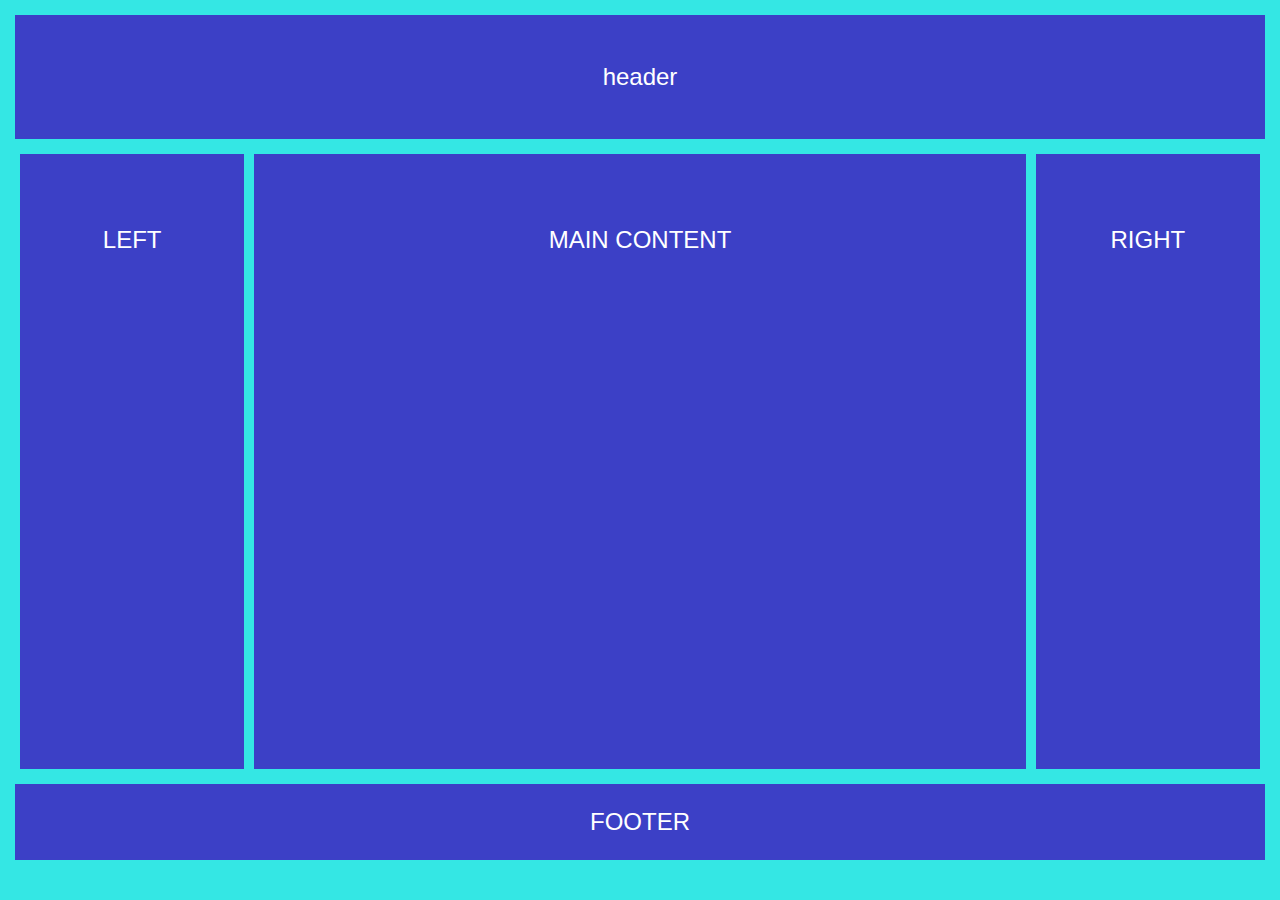
<file: templates/index2.html>
<!DOCTYPE html>
<html lang="en">
<head>
    <meta charset="UTF-8">
    <meta name="viewport" content="width=device-width, initial-scale=1.0">
    <title>Document</title>
</head>
<body>
    <style>
        *{
            margin: 5px;
            box-sizing: border-box;
        }
        body{
            height: 95vh;
            background: #34e7e4;
            font-family: sans-serif;
            text-align: center;
            color: white;
            font-size: 24px;
            display: flex;
            flex-direction: column;
        }
        header{
            background: #3c40c6;
            padding: 2em 0 2em 0;
        }
        .main{
            display: flex;
            flex: 1;
        }
        .left{
            background: #3c40c6;
            padding: 3em 0 3em 0;
            flex: 1 1 100px;
        }
        main{
            background: #3c40c6;
            padding: 3em 0 3em 0;
            flex: 5 5 150px;
        }
        .right{
            background: #3c40c6;
            padding: 3em 0 3em 0;
            flex: 1 1 100px;
        }
        footer{
            background: #3c40c6;
            padding: 1em 0 1em 0;
        }
        @media all and (max-width:550px){
            .main{
                flex-direction: column;
            }
            main{
                padding: 5em 0 5em 0;
            }
        }
    </style>
    <header>
        header
    </header>
    <div class="main">
        <aside class="left">
            LEFT
        </aside>
        <main>
            MAIN CONTENT
        </main>
        <aside class="right">
            RIGHT
        </aside>
    </div>
    <footer>
        FOOTER
    </footer>
</body>
</html>
</file>
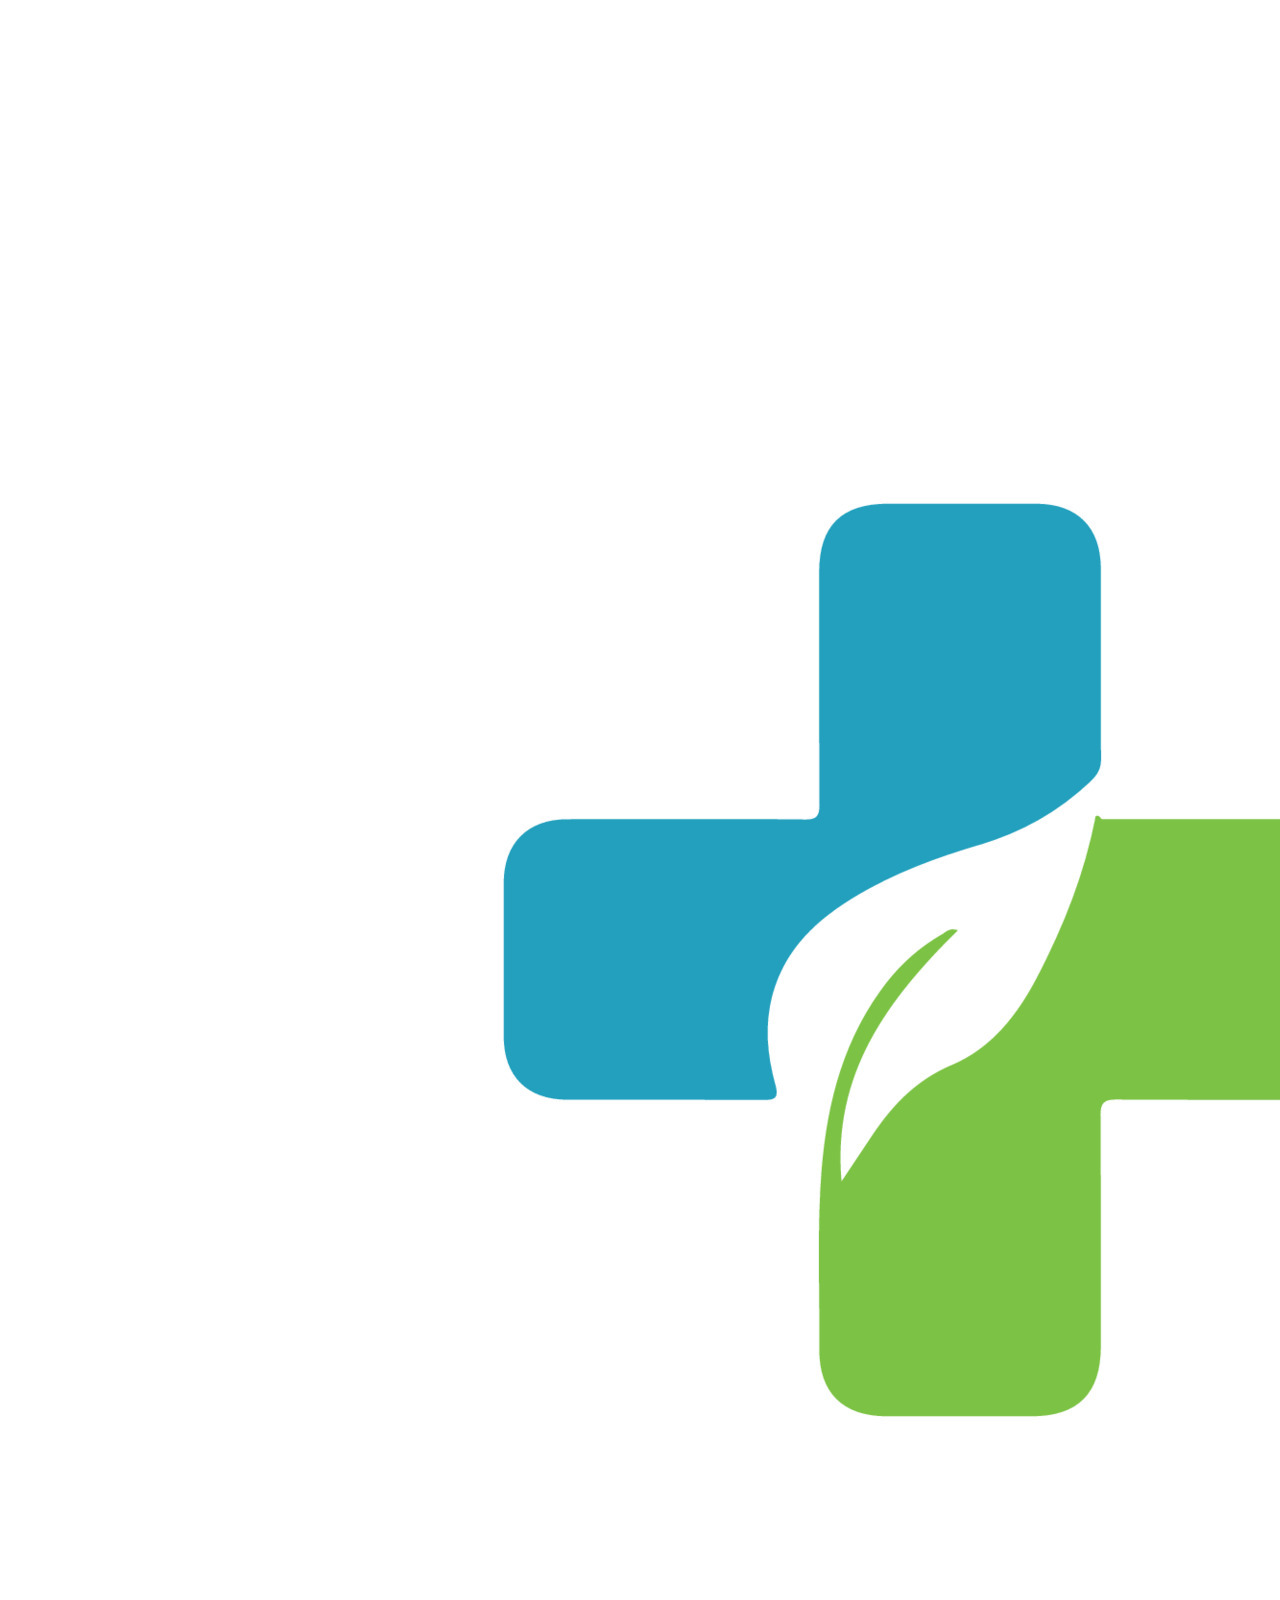
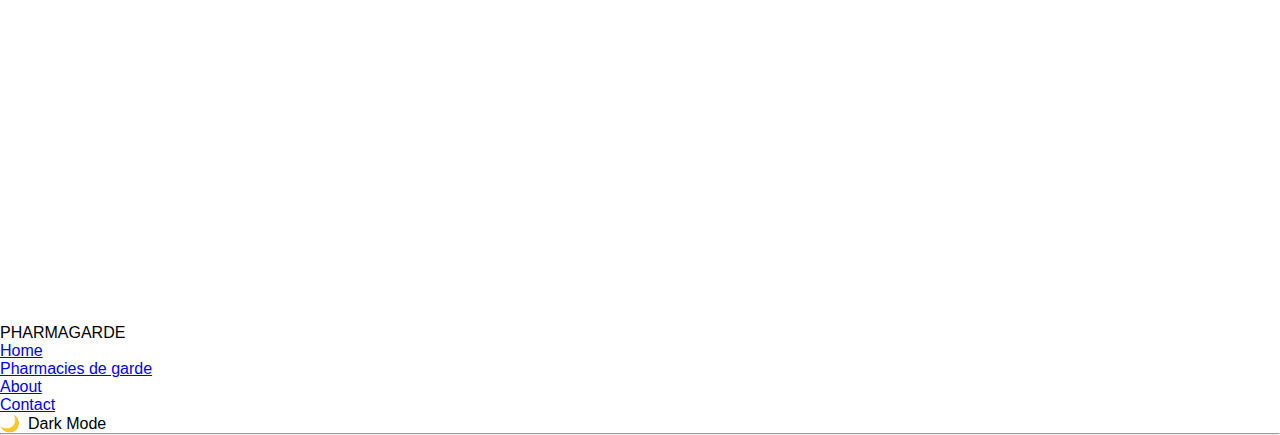
<file: templates/test.html>
<!DOCTYPE html>
<html lang="en">
<head>
    <meta charset="UTF-8">
    <meta name="viewport" content="width=device-width, initial-scale=1.0">
    <link rel="stylesheet" href="/static/css/style.css">
    <title>PHARMAGARDE</title>
</head>
<body>
    <div id="navbar">
        <div class="logo">
            <div>
                <img src="/static/images/logo.jpg" >
            </div>
            <div class="logo-text">
                PHARMAGARDE
            </div>
        </div>
        <div>
            <ul>
                <li class="nav-item"><a href="#">Home</a></li>
                <li class="nav-item"><a href="{{ url_for('map') }}" >Pharmacies de garde</a></li>
                <li class="nav-item"><a href="#">About</a></li>
                <li class="nav-item"><a href="#">Contact</a></li>
                <li><button id="theme-toggle" class="theme-toggle"><span id="theme-icon">🌙</span> <span id="theme-text">Dark Mode</span></button></li>
            </ul>
        </div>
    </div>
    <hr>

    <div id="map-container">
        <div id="map"></div>
    </div>
    <script src="/static/js/app.js"></script>
</body>
</html>
</file>
<file: static/css/style.css>
/* Add the updated CSS here */
* {
    margin: 0;
    padding: 0;
    box-sizing: border-box;
}
body {
    display: flex;
    flex-direction: column;
    font-family: Arial, sans-serif;
    height: 100vh;
    margin: 0;
}
header {
    background-color: #2b983f;
    position: fixed;
    width: 100%;
    z-index: 1000;
    padding: 10px 20px;
    display: flex;
    justify-content: space-between;
    align-items: center;
}
header .logo {
    display: flex;
    align-items: center;
    font-size: 24px;
    font-weight: bold;
}
header .logo img {
    width: 50px;
    height: 50px;
    margin-right: 10px;
    margin-left: 10px;
    border: 2px solid white;
    border-radius: 30px;
}
header ul {
    list-style-type: none;
    display: flex;
    align-items: center;
}
header li {
    padding: 14px 20px;
    position: relative;
}
header a {
    color: black;
    text-decoration: none;
    font-size: 18px;
    transition: color 0.3s;
}
header a:hover {
    color: white;
}
header li.nav-item::after {
    content: '';
    position: absolute;
    left: 0;
    right: 0;
    bottom: 0;
    height: 2px;
    background-color: white;
    transform: scaleX(0);
    transition: transform 0.3s ease;
}
header li.nav-item:hover::after {
    transform: scaleX(1);
}
#content {
    display: flex;
    flex-direction: column;
    flex: 1;
    margin-top: 60px;
}
.main {
    display: flex;
    flex-direction: column;
    flex: 1;
    margin: 10px;
}
main {
    background: white; /* Light mode background */
    padding: 3em 0;
    flex: 5 5 150px;
    color: black; /* Light mode text color */
    text-align: center;
    display: flex;
    flex-direction: column;
    align-items: center;
}
footer {
    background: #28a745;
    padding: 1em 0;
    color: black;
}
.footer-content {
    max-width: 800px;
    padding: 20px;
}
.footer-section {
    margin-bottom: 20px;
}
.footer-section h2 {
    margin-bottom: 10px;
    text-align: left;
}
.footer-section p {
    line-height: 1.6;
    text-align: left;
}
.footer-contact-info {
    display: flex;
    flex-direction: column;
    align-items: flex-start;
    margin-left: 20px;
}
@media all and (max-width: 550px) {
    .main {
        flex-direction: column;
    }
    main {
        padding: 5em 0;
    }
}
#map-container {
    width: 100%;
    height: 600px;
    display: flex;
    align-items: center;
}
#map {
    width: 100%;
    height: 100%;
    max-width: 1500px;
}
.info-window {
    font-family: Arial, sans-serif;
    line-height: 1.5;
    max-width: 300px;
}
.info-window strong {
    display: block;
    font-size: 16px;
    margin-bottom: 8px;
}
.info-window img {
    width: 100%;
    height: auto;
    margin-bottom: 8px;
}
.info-window .phone {
    margin-bottom: 8px;
    color: #555;
}
.info-window button {
    display: inline-block;
    padding: 8px 12px;
    background-color: #4285F4;
    color: white;
    border: none;
    border-radius: 4px;
    cursor: pointer;
    text-align: center;
}
.info-window button:hover {
    background-color: #357AE8;
}
.theme-toggle {
    background: none;
    border: none;
    color: inherit;
    font: inherit;
    cursor: pointer;
    display: flex;
    align-items: center;
}
.theme-toggle #theme-icon {
    margin-right: 8px;
}
body.dark-mode {
    background-color: #121212;
    color: white;
}
body.dark-mode header a {
    color: white;
}
body.dark-mode header a:hover {
    color: black;
}
body.dark-mode .logo-text {
    color: white;
}
body.dark-mode #map {
    filter: invert(90%);
}
#video-emsi {
    width: 500px;
    height: 250px;
    text-align: left;
}
#EMSI-LOGO aside img {
    width: 100%;
    height: auto;
    margin-bottom: 20px;
}
body.dark-mode main {
    background-color: #121212; /* Dark mode background */
    color: white; /* Dark mode text color */
}
#video-emsi {
    width: 500px;
    height: 250px;
    text-align: left;
}
#EMSI-LOGO {
    display: flex;
    flex-direction: row;
    justify-content: space-between;
    align-items: flex-start;
    width: 100%;
    border: 2px solid #2b983f;
    padding: 10px;
    margin: 20px 0;
    border-radius: 10px;
    background-color: white; /* Light mode background */
    color: black; /* Light mode text color */
}
body.dark-mode #EMSI-LOGO {
    background-color: #121212; /* Dark mode background */
    color: white; /* Dark mode text color */
}
#EMSI-LOGO video {
    width: 60%;
    height: 430px;
    filter: none; /* Remove filter in dark mode */
}
#EMSI-LOGO aside {
    width: 35%;
    padding-left: 20px;
    background-color: white; /* Light mode background */
    color: black; /* Light mode text color */
    margin-top: 20px; /* Adjust margin as needed */
}
body.dark-mode #EMSI-LOGO aside {
    background-color: #121212; /* Dark mode background */
    color: white; /* Dark mode text color */
}
aside img {
    width: 100%;
    height: auto;
}
#ABOUT-US{
    
    display: flex;
    flex-direction: row;
    justify-content: space-between;
    align-items: flex-start;
    width: 100%;
    border: 2px solid #2b983f;
    padding: 10px;
    margin: 20px 0;
    border-radius: 10px;
    background-color: white; /* Light mode background */
    color: black; /* Light mode text color */
}
#ABOUT-US aside{
    width: 80%;
    padding-left: 20px;
    background-color: white; /* Light mode background */
    color: black; /* Light mode text color */
    margin-top: 20px;
    margin-right: 30px;
}
@import url('https://fonts.googleapis.com/css2?family=Roboto:wght@400;700&display=swap');
#ABOUT-US aside p{
    text-align: left;
    font-size: 1.5em;
    font-family: 'Roboto', sans-serif;
    font-weight: bold;
    color: white;
    background-color: #28a745;
    border: 2px solid #28a745;
    border-radius:  10px; ;
    width: 700px ;
    margin-left: 50px;
    padding: 5px;

}
#ABOUT-US aside h1{
    text-align: right;
    font-size: 2em;
}
#ABOUT-US img{
    width: 100%;
    height: 430px;
    filter: none;
    max-width: 600px;
}

#reviews-section {
    margin: 20px 0;
    padding: 20px;
    border: 2px solid #2b983f;
    border-radius: 10px;
    background-color: #f9f9f9;
    color: #333;
    width: 100%;
    max-width: 1000px;
    margin-left: auto;
    margin-right: auto;
}

#reviews-section h2 {
    font-size: 2em;
    color: gray;
    margin-bottom: 20px;
    text-align: center;
}

#stars {
    display: flex;
    justify-content: center;
    align-items: center;
    margin-bottom: 20px;
}

#stars label {
    font-size: 1.2em;
    font-weight: bold;
    color: black;
    margin-right: 10px; /* Adds space between the label and stars */
}
.star {
    font-size: 2em;
    cursor: pointer;
    color: #ddd;
}

.star:hover,
.star.selected {
    color: #ffd700;
}

#user-name,
#user-email,
#review-text {
    width: 100%;
    padding: 10px;
    border: 2px solid #2b983f;
    border-radius: 10px;
    font-size: 1em;
    margin-bottom: 20px;
    display: block;
    margin: 10px;
}

#review-text {
    height: 100px;
    resize: none;
}

#submit-review {
    display: block;
    width: 100%;
    padding: 10px;
    background-color: #2b983f;
    color: white;
    border: none;
    border-radius: 10px;
    font-size: 1em;
    cursor: pointer;
}

#submit-review:hover {
    background-color: #237a2d;
}

#reviews-container {
    margin-top: 20px;
}

.review {
    border-top: 1px solid #ddd;
    padding: 10px 0;
}

.review .stars {
    color: #ffd700;
}

.review p {
    margin: 10px 0 0;
}

@media all and (max-width: 550px) {
    .main {
        flex-direction: column;
    }
    main {
        padding: 5em 0;
    }
}
h3 {
    font-size: 2em;
    color: #2b983f;
    text-transform: uppercase;
}
#medication-section {
    display: flex;
    flex-direction: column;
    align-items: center; /* Center the section content horizontally */
    width: 100%;
    margin-top: 20px;
}

#medication-section h1 {
    width: 100%;
    text-align: center;
    margin: 20px;
}

.search-container {
position: relative;
width: 100%;
max-width: 1000px; /* You can adjust this value as needed */
}

#search-bar {
width: 100%;
height: 50px; /* Increase the height */
padding-right: 90px; /* Adjust to accommodate the button */
box-sizing: border-box; /* Ensures padding is included in width/height */
font-size: 18px; /* Make the text inside the input larger */
border: 2px solid#2b983f;
border-radius: 15px;
padding-left: 10px;
}

#search-button {
position: absolute;
right: 0;
top: 0;
height: 50px; /* Same as input height */
width: 90px; /* Adjust the width to your liking */
border: none;
background-color: #2b983f; /* Button background color */
color: white; /* Button text color */
font-size: 16px;
cursor: pointer;
border-radius: 15px;
}

#search-button:hover {
    background-color: #237a2d;
}

#medication-table-container {
    max-height: 400px; /* Adjust the height as needed */
    overflow-y: auto;
    margin-top: 20px;
    border: 1px solid #ddd; /* Add a border for better visibility */
    width: 100%; /* Ensure the container takes full width */
}

#medication-table {
    width: 100%;
    border-collapse: collapse;
}

#medication-table thead th {
    position: sticky;
    top: 0;
    background-color: #28a745;
    z-index: 1;
    border: 1px solid #ddd;
    padding: 8px;
    text-align: left;
}

#medication-table th, #medication-table td {
    border: 1px solid #ddd;
    padding: 8px;
    text-align: left;
}

#medication-table button {
    padding: 5px 10px;
    background-color: #28a745;
    border-radius: 10px;
    color: white;
    border: none;
    cursor: pointer;
}

#medication-table button:hover {
    background-color: #218838;
}
.dropdown-content {
    display: none;
    position: absolute;
    background-color: white;
    box-shadow: 0px 8px 16px 0px rgba(0,0,0,0.2);
    z-index: 1;
}

.dropdown-content a {
    color: black;
    padding: 12px 16px;
    text-decoration: none;
    display: flex;
    align-items: center;
}

.dropdown-content a:hover {
    background-color: #ddd;
}

.nav-item:hover .dropdown-content {
    display: block;
}

.dropdown-content img {
    margin-right: 8px;
    width: 20px;
    height: auto;
}
button.added {
background-color: #28a745; /* Green background */
color: white; /* White text */
transition: background-color 0.5s ease, color 0.5s ease;
}
#notification-container {
position: fixed;
top: 20px;
right: 20px;
width: 300px;
z-index: 1000;
}

.notification {
padding: 15px;
margin-bottom: 10px;
border-radius: 5px;
color: white;
font-weight: bold;
box-shadow: 0 0 10px rgba(0, 0, 0, 0.1);
opacity: 0;
animation: fadein 0.5s forwards, fadeout 0.5s 2.5s forwards;
}

.notification.success {
background-color: #28a745; /* Green background */
}

.notification.error {
background-color: #dc3545; /* Red background */
}

@keyframes fadein {
from { opacity: 0; }
to { opacity: 1; }
}

@keyframes fadeout {
from { opacity: 1; }
to { opacity: 0; }
}
.cart-container {
width: 100%;
max-width: 1000px; /* Adjust as needed */
margin-top: 20px;
border: 1px solid #ddd;
padding: 10px;
border-radius: 10px;
background-color: #28a745; /* Light blue background */
}

.cart-header {
display: flex;
justify-content: space-between;
align-items: center;
margin-bottom: 10px;
color: white; /* Blue color */
}

.cart-items {
list-style: none;
padding: 0;
margin: 0;
}

.cart-item {
display: flex;
justify-content: space-between;
padding: 5px 0;
border-bottom: 1px solid black;
color: #333; /* Dark gray text color */
}

.cart-item span {
color: black;
font-weight: bold; /* Blue color for item names */
font-size: 20px;
}

.cart-total {
text-align: right;
font-size: 1.2em;
font-weight: bold;
margin-top: 10px;
color: white; /* Blue color */
}
.button-panier {
--background: white;
--background-hover: gray;
--text: #28a745;
--shadow: rgba(0, 9, 61, .2);
--paper: #28a745;
--paper-lines: black;
--trash: #28a745;
--trash-lines: #BBC1E1;
--check: #fff;
--check-background: #5C86FF;
position: relative;
border: none;
outline: none;
background: none;
padding: 10px 24px;
border-radius: 7px;
min-width: 142px;
-webkit-appearance: none;
-webkit-tap-highlight-color: transparent;
cursor: pointer;
display: flex;
color: var(--text);
background: var(--btn, var(--background));
box-shadow: 0 var(--shadow-y, 4px) var(--shadow-blur, 8px) var(--shadow);
transform: scale(var(--scale, 1));
transition: transform .3s, box-shadow .3s, background .3s;
span {
display: block;
font-size: 14px;
line-height: 25px;
font-weight: 600;
opacity: var(--span-opacity, 1);
transform: translateX(var(--span-x, 0)) translateZ(0);
transition: transform .4s ease var(--span-delay, .2s), opacity .3s ease var(--span-delay, .2s);
}
.trash {
display: block;
position: relative;
left: -8px;
transform: translate(var(--trash-x, 0), var(--trash-y, 1px)) translateZ(0) scale(var(--trash-scale, .64));
transition: transform .5s;
&:before,
&:after {
    content: '';
    position: absolute;
    height: 8px;
    width: 2px;
    border-radius: 1px;
    background: var(--icon, var(--trash));
    bottom: 100%;
    transform-origin: 50% 6px;
    transform: translate(var(--x, 3px), 2px) scaleY(var(--sy, .7)) rotate(var(--r, 0deg));
    transition: transform .4s, background .3s;
}
&:before {
    left: 1px;
}
&:after {
    right: 1px;
    --x: -3px;
}
.top {
    position: absolute;
    overflow: hidden;
    left: -4px;
    right: -4px;
    bottom: 100%;
    height: 40px;
    z-index: 1;
    transform: translateY(2px);
    &:before,
    &:after {
        content: '';
        position: absolute;
        border-radius: 1px;
        background: var(--icon, var(--trash));
        width: var(--w, 12px);
        height: var(--h, 2px);
        left: var(--l, 8px);
        bottom: var(--b, 5px);
        transition: background .3s, transform .4s;
    }
    &:after {
        --w: 28px;
        --h: 2px;
        --l: 0;
        --b: 0;
        transform: scaleX(var(--trash-line-scale, 1));
    }
    .paper {
        width: 14px;
        height: 18px;
        background: var(--paper);
        left: 7px;
        bottom: 0;
        border-radius: 1px;
        position: absolute;
        transform: translateY(-16px);
        opacity: 0;
        &:before,
        &:after {
            content: '';
            width: var(--w, 10px);
            height: 2px;
            border-radius: 1px;
            position: absolute;
            left: 2px;
            top: var(--t, 2px);
            background: var(--paper-lines);
            transform: scaleY(.7);
            box-shadow: 0 9px 0 var(--paper-lines);
        }
        &:after {
            --t: 5px;
            --w: 7px;
        }
    }
}
.box {
    width: 20px;
    height: 25px;
    border: 2px solid var(--icon, var(--trash));
    border-radius: 1px 1px 4px 4px;
    position: relative;
    overflow: hidden;
    z-index: 2;
    transition: border-color .3s;
    &:before,
    &:after {
        content: '';
        position: absolute;
        width: 4px;
        height: var(--h, 20px);
        top: 0;
        left: var(--l, 50%);
        background: var(--b, var(--trash-lines));
    }
    &:before {
        border-radius: 2px;
        margin-left: -2px;
        transform: translateX(-3px) scale(.6);
        box-shadow: 10px 0 0 var(--trash-lines);
        opacity: var(--trash-lines-opacity, 1);
        transition: transform .4s, opacity .4s;
    }
    &:after {
        --h: 16px;
        --b: var(--paper);
        --l: 1px;
        transform: translate(-.5px, -16px) scaleX(.5);
        box-shadow: 7px 0 0 var(--paper), 14px 0 0 var(--paper), 21px 0 0 var(--paper);
    }
}
.check {
    padding: 4px 3px;
    border-radius: 50%;
    background: var(--check-background);
    position: absolute;
    left: 2px;
    top: 24px;
    opacity: var(--check-opacity, 0);
    transform: translateY(var(--check-y, 0)) scale(var(--check-scale, .2));
    transition: transform var(--check-duration, .2s) ease var(--check-delay, 0s), opacity var(--check-duration-opacity, .2s) ease var(--check-delay, 0s);
    svg {
        width: 8px;
        height: 6px;
        display: block;
        fill: none;
        stroke-width: 1.5;
        stroke-dasharray: 9px;
        stroke-dashoffset: var(--check-offset, 9px);
        stroke-linecap: round;
        stroke-linejoin: round;
        stroke: var(--check);
        transition: stroke-dashoffset .4s ease var(--checkmark-delay, .4s);
    }
}
}
&.delete {
--span-opacity: 0;
--span-x: 16px;
--span-delay: 0s;
--trash-x: 46px;
--trash-y: 2px;
--trash-scale: 1;
--trash-lines-opacity: 0;
--trash-line-scale: 0;
--icon: #fff;
--check-offset: 0;
--check-opacity: 1;
--check-scale: 1;
--check-y: 16px;
--check-delay: 1.7s;
--checkmark-delay: 2.1s;
--check-duration: .55s;
--check-duration-opacity: .3s;
.trash {
    &:before,
    &:after {
        --sy: 1;
        --x: 0;
    }
    &:before {
        --r: 40deg;
    }
    &:after {
        --r: -40deg;
    }
    .top {
        .paper {
            animation: paper 1.5s linear forwards .5s;
        }
    }
    .box {
        &:after {
            animation: cut 1.5s linear forwards .5s;
        }
    }
}
}
&.delete,
&:hover {
--btn: var(--background-hover);
--shadow-y: 5px;
--shadow-blur: 9px;
}
&:active {
--shadow-y: 2px;
--shadow-blur: 5px;
--scale: .94;
}
}

@keyframes paper {
10%,
100% {
opacity: 1;
}
20% {
transform: translateY(-16px);
}
40% {
transform: translateY(0);
}
70%,
100% {
transform: translateY(24px);
}
}

@keyframes cut {
0%,
40% {
transform: translate(-.5px, -16px) scaleX(.5);
}
100% {
transform: translate(-.5px, 24px) scaleX(.5);
}
}
.button {
    --color: #fff ;
    --background: #28a745;
    --height: 41px;
    --width: 100px;
    --icon: #fff;
    padding: 0;
    cursor: pointer;
    text-align: center;
    position: relative;
    border: none;
    outline: none;
    background: none;
    -webkit-appearance: none;
    -webkit-tap-highlight-color: transparent;
    width: var(--width);
    letter-spacing: .5px;
    color: var(--color);
    line-height: var(--height);
}

.button:before,
.button:after {
    content: '';
    display: block;
    position: absolute;
    top: 50%;
    left: 50%;
}

.button:before {
    transform: translate(-50%, -50%);
    width: var(--before-w, var(--width));
    height: var(--before-h, var(--height));
    border-radius: var(--before-r, 7px);
    background: var(--background);
    transform-origin: 50% 50%;
    transition: width .3s, height .3s, border-radius .2s;
    transition-delay: .2s;
}

.button:after {
    width: 16px;
    height: 16px;
    margin: -8px 0 0 -8px;
    background: var(--icon);
    z-index: 2;
    border-radius: 50%;
    transform: scale(0);
}

.button span {
    z-index: 1;
    display: block;
    position: relative;
    opacity: var(--span-o, 1);
    transform: scale(var(--span-s, 1));
    transition: opacity .3s, transform .2s;
    transition-delay: .2s;
    width: 100%;
}

.button svg {
    width: 15px;
    height: 13px;
    display: block;
    position: absolute;
    left: 50%;
    top: 50%;
    stroke: var(--icon);
    stroke-width: 2px;
    stroke-linecap: round;
    stroke-linejoin: round;
    fill: none;
    transform: translate(-50%, -50%);
    stroke-dasharray: 17px;
    stroke-dashoffset: var(--svg-o, 17px);
    transition: stroke-dashoffset .3s ease;
}

.button.processing {
    --before-w: 41px;
    --before-h: 41px;
    --before-r: 22px;
    --span-o: 0;
    --span-s: .6;
    --after-s: 1;
    --svg-o: 34px;
}

.button.processing:before {
    animation: pulse 3s linear forwards;
}

.button.processing:after {
    animation: dot 3s linear forwards;
}

.button.processing svg {
    transition-delay: 3s;
}

@keyframes pulse {
    4% {
        transform: translate(-50%, -50%) scaleX(1.1);
    }
    8% {
        transform: translate(-50%, -50%);
    }
    24%,
    56%,
    88% {
        transform: translate(-50%, -50%) scale(.8);
    }
    40%,
    72% {
        transform: translate(-50%, -50%) scale(1.2);
    }
}

@keyframes dot {
    8% {
        transform: scale(0);
    }
    16% {
        transform: scale(1) rotate(30deg) translateX(48px);
    }
    95% {
        transform: scale(1) rotate(1000deg) translateX(48px);
    }
    100% {
        transform: scale(.125) rotate(1050deg) translate(52px, -6px);
    }
}
body.dark-mode #ABOUT-US {
    background-color: #1e1e1e; /* Dark mode background */
    color: white; /* Dark mode text color */
}

body.dark-mode #ABOUT-US aside {
    background-color: #1e1e1e; /* Dark mode background */
    color: white; /* Dark mode text color */
}

body.dark-mode #ABOUT-US aside p {
    background-color: #333; /* Darker background for text area */
    color: white; /* Dark mode text color */
    border-color: #333; /* Match border color to background */
}

body.dark-mode #reviews-section {
    background-color: #1e1e1e; /* Dark mode background */
    color: white; /* Dark mode text color */
}

body.dark-mode #reviews-section h2 {
    color: lightgray; /* Slightly lighter text color for heading */
}

body.dark-mode #reviews-section .star {
    color: #555; /* Darker color for stars */
}

body.dark-mode #reviews-section .star:hover,
body.dark-mode #reviews-section .star.selected {
    color: #ffd700; /* Gold color for selected stars */
}

body.dark-mode #reviews-section input,
body.dark-mode #reviews-section textarea {
    background-color: #333; /* Darker background for input areas */
    color: white; /* Dark mode text color */
    border: 2px solid #555; /* Border color to match dark mode */
}

body.dark-mode #reviews-section button {
    background-color: #28a745; /* Button background color */
    color: white; /* Button text color */
}

body.dark-mode #reviews-section button:hover {
    background-color: #237a2d; /* Darker green for hover state */
}

body.dark-mode .review {
    border-top: 1px solid #444; /* Darker border for reviews */
}
.footer-content {
    display: flex;
    justify-content: space-between;
    max-width: 1200px;
    margin: 0 auto;
    padding: 20px;
}

.footer-section {
    flex: 1;
    margin: 0 40px; /* Increased spacing between sections */
}

.footer-section h2 {
    color: white;
    margin-bottom: 10px;
    align-self: center;
    text-align: center;
}

.footer-section p {
    color: gray;
    font-size:larger;
}

.footer-section a {
    color: #dddddd;
    text-decoration: none;
    display: flex;
    align-items: center;
    margin-bottom: 10px;
}

.footer-section a:hover {
    color: #ffffff;
}

.footer-personal-info {
    display: flex;
    flex-direction: column;
    align-items: flex-start;
}

.team-member {
    display: flex;
    flex-direction: column;
    align-items: flex-start;
    margin-bottom: 20px;
    border: 2px solid #28a745;
    border-radius: 10px;
    padding: 10px;
    background-color: white;
    color: #28a745;
}
.team-member p{
    color: gray;
    font-weight: bold;
}
.footer-content p{
    color: black;
}
.team-member .icon {
    width: 24px;
    height: 24px;
    margin-right: 10px;
    vertical-align: middle;
}

.footer-contact-info p {
    display: flex;
    flex-direction: column;
    align-items: center; /* Centers the Contact Us section */
    text-align:left; 
}
.footer-contact-info h2{
    align-self: center;
    text-align: center;
}
.footer-personal-info h2{
    align-self: center;
    text-align: center;
}
</file>
